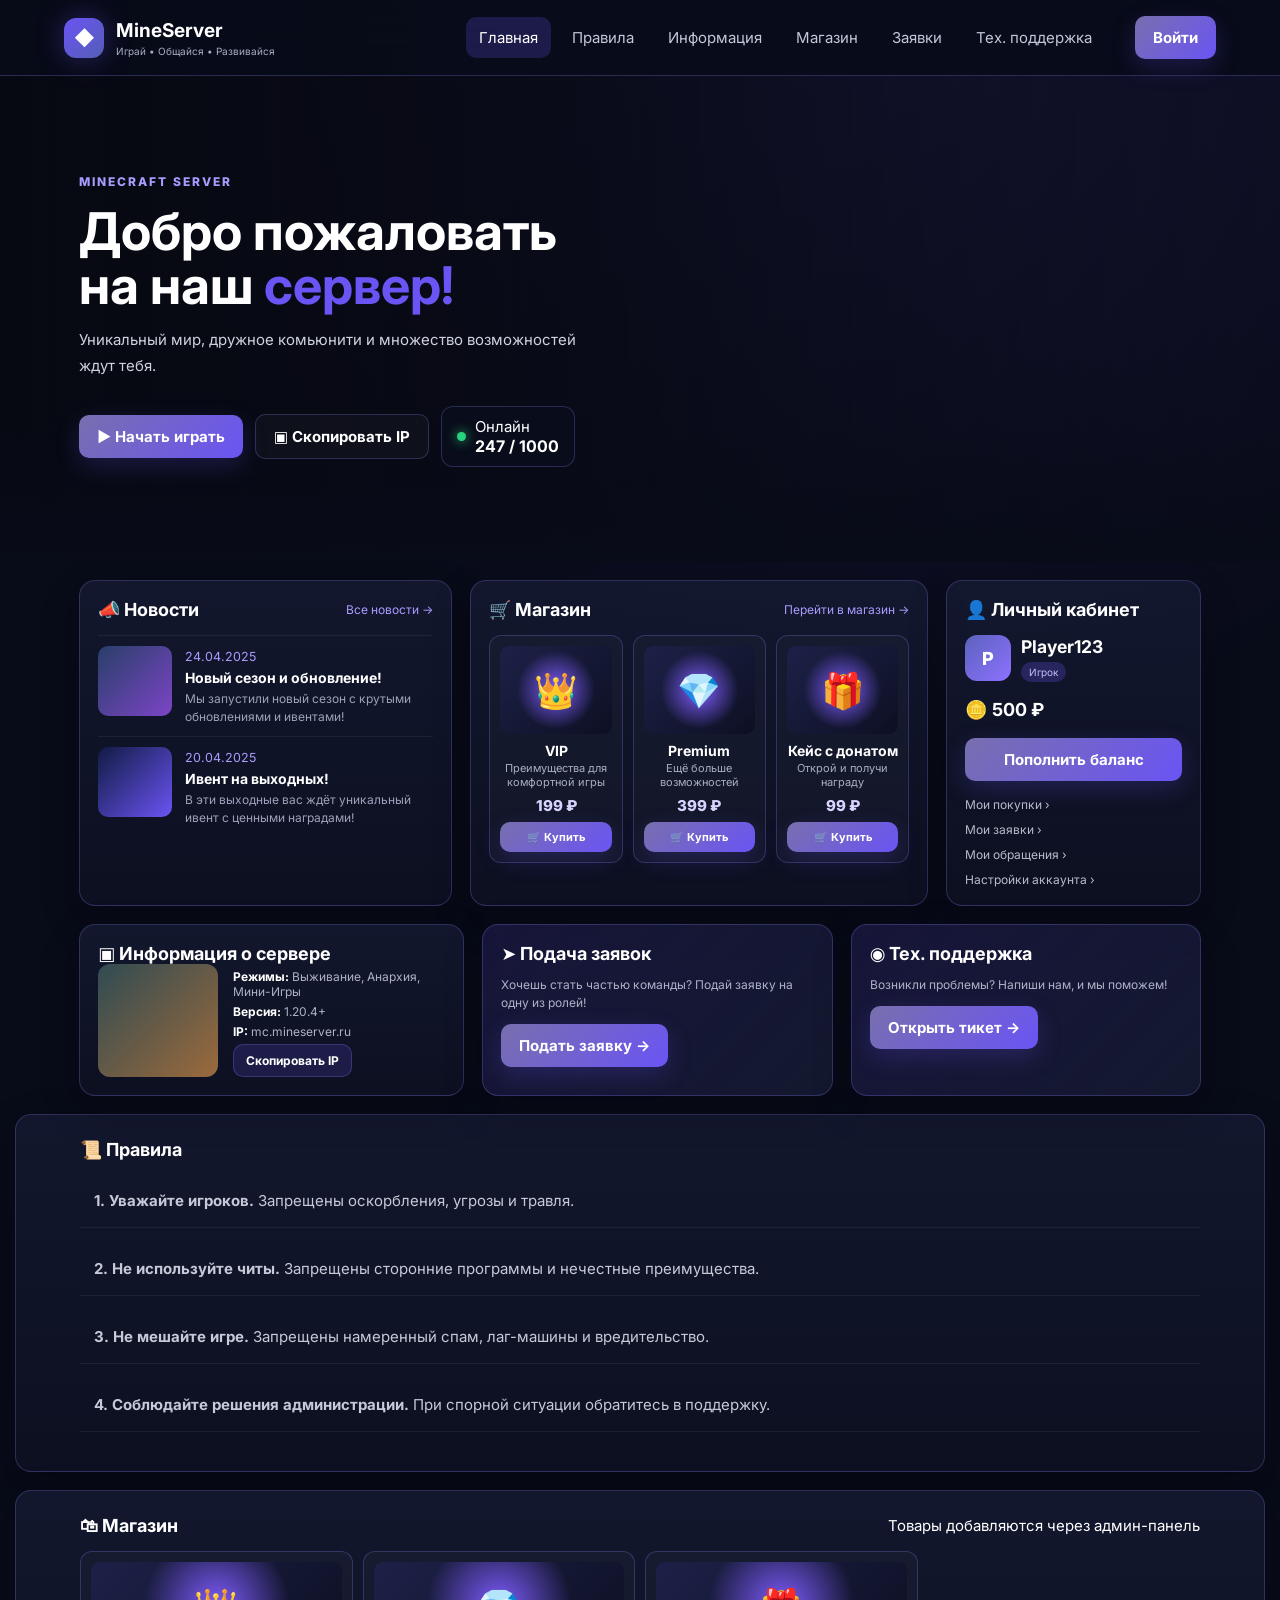
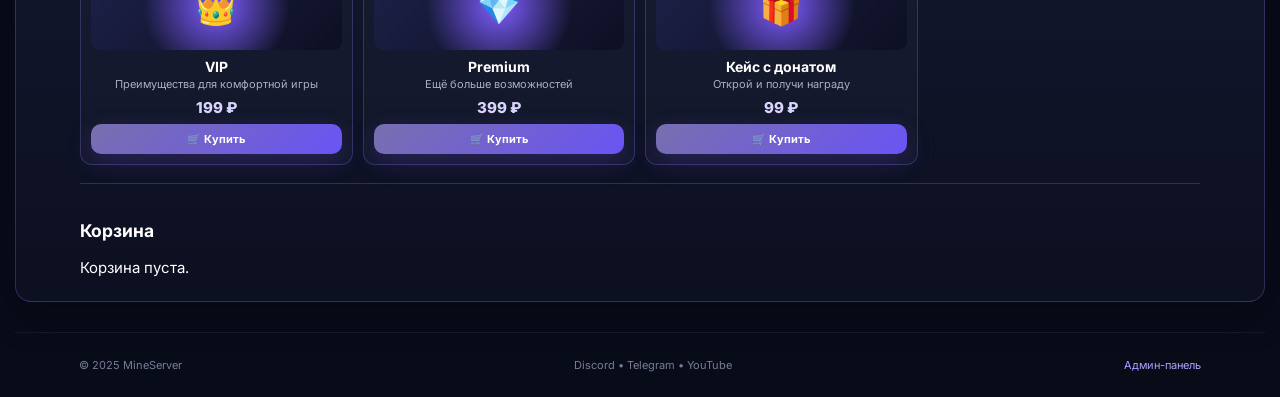
<file: index.html>
<!doctype html>
<html lang="ru">
<head>
  <meta charset="utf-8">
  <meta name="viewport" content="width=device-width, initial-scale=1">
  <title>MineServer — Minecraft Server</title>
  <link rel="stylesheet" href="styles.css">
</head>
<body>
  <header class="topbar">
    <a class="brand" href="index.html">
      <span class="brand-mark">◆</span>
      <span><b data-site-name>MineServer</b><small>Играй • Общайся • Развивайся</small></span>
    </a>
    <nav>
      <a class="active" href="#home">Главная</a>
      <a href="#rules">Правила</a>
      <a href="#info">Информация</a>
      <a href="#shop">Магазин</a>
      <a href="#applications">Заявки</a>
      <a href="#support">Тех. поддержка</a>
    </nav>
    <a class="btn btn-primary" href="#account">Войти</a>
  </header>

  <main>
    <section id="home" class="hero">
      <div class="hero-overlay"></div>
      <div class="hero-content">
        <span class="eyebrow">MINECRAFT SERVER</span>
        <h1>Добро пожаловать<br>на наш <span>сервер!</span></h1>
        <p>Уникальный мир, дружное комьюнити и множество возможностей ждут тебя.</p>
        <div class="actions">
          <button class="btn btn-primary" onclick="copyIP()">▶ Начать играть</button>
          <button class="btn btn-ghost" onclick="copyIP()">▣ Скопировать IP</button>
          <div class="online"><i></i><span>Онлайн<br><b>247 / 1000</b></span></div>
        </div>
      </div>
    </section>

    <section class="grid dashboard-grid">
      <article class="panel news">
        <div class="panel-head"><h2>📣 Новости</h2><a href="#">Все новости →</a></div>
        <div class="news-item">
          <div class="thumb t1"></div><div><small>24.04.2025</small><h3>Новый сезон и обновление!</h3><p>Мы запустили новый сезон с крутыми обновлениями и ивентами!</p></div>
        </div>
        <div class="news-item">
          <div class="thumb t2"></div><div><small>20.04.2025</small><h3>Ивент на выходных!</h3><p>В эти выходные вас ждёт уникальный ивент с ценными наградами!</p></div>
        </div>
      </article>

      <article id="shop" class="panel shop">
        <div class="panel-head"><h2>🛒 Магазин</h2><a href="#shop-all">Перейти в магазин →</a></div>
        <div class="products" id="products"></div>
      </article>

      <aside id="account" class="panel account">
        <div class="panel-head"><h2>👤 Личный кабинет</h2></div>
        <div class="profile"><div class="avatar">P</div><div><h3>Player123</h3><span class="tag">Игрок</span></div></div>
        <div class="balance">🪙 <b>500 ₽</b></div>
        <button class="btn btn-primary full" onclick="alert('В следующей версии здесь будет пополнение баланса.')">Пополнить баланс</button>
        <div class="account-links"><a href="#">Мои покупки ›</a><a href="#applications">Мои заявки ›</a><a href="#support">Мои обращения ›</a><a href="#">Настройки аккаунта ›</a></div>
      </aside>
    </section>

    <section class="grid lower-grid">
      <article id="info" class="panel">
        <h2>▣ Информация о сервере</h2>
        <div class="info-row"><div class="info-image"></div><div><p><b>Режимы:</b> Выживание, Анархия, Мини-Игры</p><p><b>Версия:</b> 1.20.4+</p><p><b>IP:</b> mc.mineserver.ru</p><button class="btn btn-ghost small" onclick="copyIP()">Скопировать IP</button></div></div>
      </article>
      <article id="applications" class="panel banner-card">
        <h2>➤ Подача заявок</h2>
        <p>Хочешь стать частью команды? Подай заявку на одну из ролей!</p>
        <button class="btn btn-primary" onclick="openModal('applicationModal')">Подать заявку →</button>
      </article>
      <article id="support" class="panel banner-card support">
        <h2>◉ Тех. поддержка</h2>
        <p>Возникли проблемы? Напиши нам, и мы поможем!</p>
        <button class="btn btn-primary" onclick="openModal('supportModal')">Открыть тикет →</button>
      </article>
    </section>

    <section id="rules" class="panel page-section">
      <h2>📜 Правила</h2>
      <div class="rules">
        <p><b>1. Уважайте игроков.</b> Запрещены оскорбления, угрозы и травля.</p>
        <p><b>2. Не используйте читы.</b> Запрещены сторонние программы и нечестные преимущества.</p>
        <p><b>3. Не мешайте игре.</b> Запрещены намеренный спам, лаг-машины и вредительство.</p>
        <p><b>4. Соблюдайте решения администрации.</b> При спорной ситуации обратитесь в поддержку.</p>
      </div>
    </section>

    <section id="shop-all" class="panel page-section">
      <div class="panel-head"><h2>🛍 Магазин</h2><span>Товары добавляются через админ-панель</span></div>
      <div class="products products-large" id="productsLarge"></div>
      <div class="cart-box"><h3>Корзина</h3><div id="cart">Корзина пуста.</div></div>
    </section>
  </main>

  <footer><span>© 2025 MineServer</span><span>Discord • Telegram • YouTube</span><a href="admin.html">Админ-панель</a></footer>

  <div class="modal" id="applicationModal"><div class="modal-card"><button class="close" onclick="closeModal('applicationModal')">×</button><h2>Заявка на роль</h2><label>Роль<select><option>Хелпер</option><option>Модератор</option><option>Строитель</option></select></label><label>Minecraft ник<input placeholder="Player123"></label><label>Почему хотите стать частью команды?<textarea rows="4"></textarea></label><button class="btn btn-primary full" onclick="submitFake('Заявка отправлена!')">Отправить</button></div></div>
  <div class="modal" id="supportModal"><div class="modal-card"><button class="close" onclick="closeModal('supportModal')">×</button><h2>Тех. поддержка</h2><label>Тема<input placeholder="Не пришёл донат"></label><label>Сообщение<textarea rows="5" placeholder="Опишите проблему"></textarea></label><button class="btn btn-primary full" onclick="submitFake('Тикет создан!')">Создать обращение</button></div></div>

  <script src="app.js"></script>
</body>
</html>
</file>
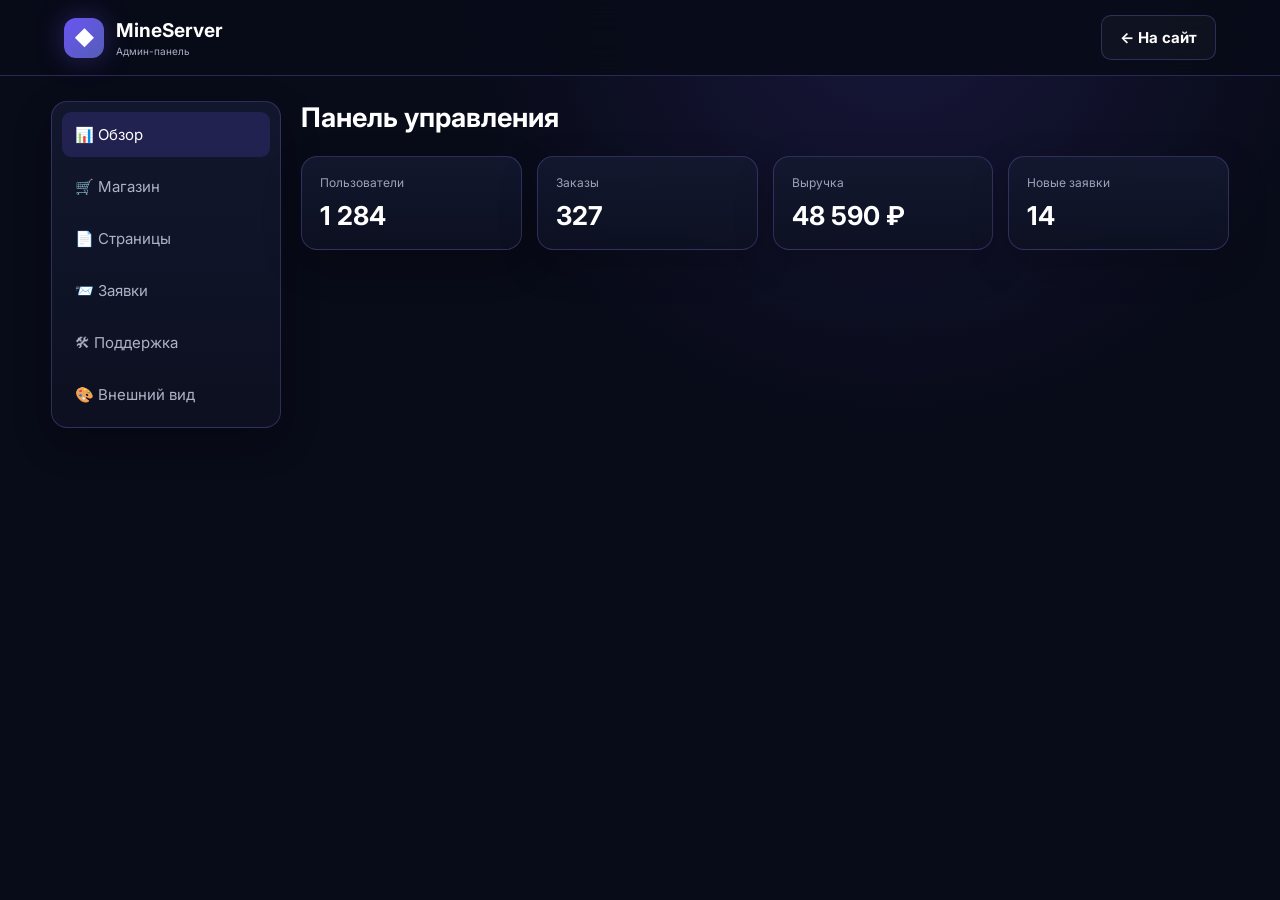
<file: admin.html>
<!doctype html>
<html lang="ru">
<head>
  <meta charset="utf-8"><meta name="viewport" content="width=device-width,initial-scale=1">
  <title>MineServer — Админ-панель</title><link rel="stylesheet" href="styles.css">
</head>
<body class="admin-body">
  <header class="topbar"><a class="brand" href="index.html"><span class="brand-mark">◆</span><span><b>MineServer</b><small>Админ-панель</small></span></a><a class="btn btn-ghost" href="index.html">← На сайт</a></header>
  <main class="admin-layout">
    <aside class="admin-nav panel">
      <button class="admin-tab active" data-tab="dashboard">📊 Обзор</button>
      <button class="admin-tab" data-tab="shop">🛒 Магазин</button>
      <button class="admin-tab" data-tab="pages">📄 Страницы</button>
      <button class="admin-tab" data-tab="applications">📨 Заявки</button>
      <button class="admin-tab" data-tab="support">🛠 Поддержка</button>
      <button class="admin-tab" data-tab="theme">🎨 Внешний вид</button>
    </aside>
    <section class="admin-content">
      <div class="admin-section active" id="dashboard"><h1>Панель управления</h1><div class="stats"><div class="stat panel"><span>Пользователи</span><b>1 284</b></div><div class="stat panel"><span>Заказы</span><b>327</b></div><div class="stat panel"><span>Выручка</span><b>48 590 ₽</b></div><div class="stat panel"><span>Новые заявки</span><b>14</b></div></div></div>

      <div class="admin-section" id="shop"><h1>Магазин</h1><div class="panel editor"><h3>Новый товар</h3><div class="form-grid"><label>Название<input id="productName" placeholder="VIP"></label><label>Цена<input id="productPrice" type="number" placeholder="199"></label><label>Категория<select><option>Привилегии</option><option>Кейсы</option><option>Валюта</option></select></label><label>Изображение<input type="file"></label></div><label>Описание<textarea placeholder="Описание товара"></textarea></label><button class="btn btn-primary" onclick="addAdminProduct()">Сохранить товар</button></div></div>

      <div class="admin-section" id="pages"><h1>Страницы</h1><div class="panel editor"><label>Название страницы<input placeholder="Новости"></label><label>Адрес<input placeholder="/news"></label><label>Содержание<textarea rows="8" placeholder="Текст страницы..."></textarea></label><button class="btn btn-primary" onclick="alert('Страница добавлена в демо-режиме.')">+ Создать страницу</button></div></div>

      <div class="admin-section" id="applications"><h1>Заявки</h1><div class="panel table"><div><b>Player123</b><span>Модератор</span><span class="status pending">На рассмотрении</span><button class="btn btn-small">Открыть</button></div><div><b>AlexPro</b><span>Хелпер</span><span class="status approved">Принята</span><button class="btn btn-small">Открыть</button></div></div></div>

      <div class="admin-section" id="support"><h1>Тех. поддержка</h1><div class="panel table"><div><b>#1042 Не пришёл донат</b><span>Player123</span><span class="status pending">Открыт</span><button class="btn btn-small">Ответить</button></div></div></div>

      <div class="admin-section" id="theme"><h1>Внешний вид</h1><div class="panel editor"><div class="form-grid"><label>Основной цвет<input id="primary" value="#6A54F4"></label><label>Вторичный цвет<input id="secondary" value="#545EB6"></label><label>Цвет кнопок<input id="button" value="#786FAE"></label><label>Цвет текста<input id="text" value="#FFFFFF"></label><label>Фон сайта<input id="bg" value="#080B18"></label><label>Фон карточек<input id="card" value="#11162A"></label></div><p>Для фона и карточек позже можно добавить загрузку изображений и прозрачность.</p><button class="btn btn-primary" onclick="saveTheme()">Сохранить тему</button></div></div>
    </section>
  </main>
  <script src="admin.js"></script>
</body>
</html>
</file>
<file: styles.css>
@import url('https://fonts.googleapis.com/css2?family=Inter:wght@400;500;600;700;800&display=swap');
:root{--primary:#6A54F4;--secondary:#545EB6;--button:#786FAE;--text:#fff;--bg:#080B18;--card:#11162A;--border:rgba(145,130,255,.25)}
*{box-sizing:border-box}html{scroll-behavior:smooth}body{margin:0;background:radial-gradient(circle at 70% 0%,rgba(106,84,244,.16),transparent 34%),var(--bg);color:var(--text);font:15px Inter,system-ui,sans-serif}a{color:inherit;text-decoration:none}button,input,textarea,select{font:inherit}button{cursor:pointer}.topbar{height:76px;display:flex;align-items:center;gap:30px;padding:0 5%;background:rgba(8,11,24,.92);backdrop-filter:blur(18px);border-bottom:1px solid var(--border);position:sticky;top:0;z-index:20}.brand{display:flex;gap:12px;align-items:center;margin-right:auto}.brand-mark{width:40px;height:40px;border-radius:12px;display:grid;place-items:center;background:linear-gradient(135deg,var(--primary),var(--secondary));box-shadow:0 0 28px rgba(106,84,244,.35);font-size:20px}.brand b{display:block;font-size:19px}.brand small{display:block;color:#a9aec5;font-size:10px;margin-top:3px}.topbar nav{display:flex;gap:8px}.topbar nav a{padding:11px 13px;color:#c4c7d9;border-radius:10px}.topbar nav a:hover,.topbar nav a.active{background:rgba(106,84,244,.22);color:#fff}.btn{border:0;border-radius:10px;padding:12px 18px;color:#fff;font-weight:700;transition:.2s;display:inline-flex;justify-content:center;align-items:center;gap:7px}.btn-primary{background:linear-gradient(135deg,var(--button),var(--primary));box-shadow:0 8px 24px rgba(106,84,244,.22)}.btn-primary:hover{transform:translateY(-1px);filter:brightness(1.08)}.btn-ghost{background:rgba(255,255,255,.03);border:1px solid var(--border)}.btn-small,.small{padding:8px 12px;font-size:12px;background:rgba(106,84,244,.18);border:1px solid var(--border)}.full{width:100%}.hero{min-height:430px;position:relative;background:linear-gradient(90deg,rgba(7,9,18,.97) 0%,rgba(7,9,18,.7) 44%,rgba(7,9,18,.2)),url('https://images.unsplash.com/photo-1542751371-adc38448a05e?auto=format&fit=crop&w=1800&q=80') center/cover}.hero-overlay{position:absolute;inset:0;background:linear-gradient(0deg,var(--bg),transparent 28%)}.hero-content{position:relative;max-width:1250px;margin:auto;padding:95px 5%}.eyebrow{color:#a89cff;font-size:12px;font-weight:800;letter-spacing:2px}.hero h1{font-size:52px;line-height:1.03;margin:15px 0}.hero h1 span{color:var(--primary)}.hero p{max-width:520px;color:#d0d2df;line-height:1.7}.actions{display:flex;gap:12px;align-items:center;margin-top:28px}.online{display:flex;gap:9px;align-items:center;background:rgba(10,14,30,.72);padding:10px 15px;border:1px solid var(--border);border-radius:12px}.online i{width:9px;height:9px;border-radius:50%;background:#28d17c;box-shadow:0 0 12px #28d17c}.online b{font-size:16px}.grid{max-width:1250px;margin:18px auto;padding:0 5%;display:grid;gap:18px}.dashboard-grid{grid-template-columns:1.1fr 1.35fr .75fr}.lower-grid{grid-template-columns:1.1fr 1fr 1fr}.panel{background:linear-gradient(180deg,rgba(20,25,48,.92),rgba(13,17,34,.92));border:1px solid var(--border);border-radius:16px;box-shadow:0 14px 40px rgba(0,0,0,.2);padding:18px}.panel h2{font-size:18px;margin:0}.panel-head{display:flex;align-items:center;justify-content:space-between;margin-bottom:15px}.panel-head a{color:#a99cff;font-size:12px}.news-item{display:flex;gap:13px;padding:10px 0;border-top:1px solid rgba(255,255,255,.06)}.news-item:first-of-type{border-top:0}.thumb{width:74px;height:70px;border-radius:10px;flex:none;background:linear-gradient(135deg,#293f69,#7c45c7)}.t2{background:linear-gradient(135deg,#111b43,#6a54f4)}.news-item small{color:#a99cff}.news-item h3{font-size:14px;margin:4px 0}.news-item p{color:#9da2bb;font-size:12px;line-height:1.5;margin:0}.products{display:grid;grid-template-columns:repeat(3,1fr);gap:10px}.product{border:1px solid var(--border);background:rgba(255,255,255,.025);border-radius:12px;padding:10px;text-align:center}.product-img{height:88px;border-radius:9px;background:radial-gradient(circle,#7f5cff,transparent 55%),linear-gradient(135deg,#1d2148,#0d1023);display:grid;place-items:center;font-size:35px}.product h3{font-size:14px;margin:8px 0 2px}.product p{color:#a9aec5;font-size:11px;margin:0 0 7px}.price{display:block;margin-bottom:7px;font-weight:800;color:#d9d4ff}.product .btn{width:100%;font-size:11px;padding:8px}.profile{display:flex;gap:10px;align-items:center}.avatar{width:46px;height:46px;border-radius:12px;background:linear-gradient(135deg,#5c63bd,#8d70ff);display:grid;place-items:center;font-weight:800;font-size:18px}.profile h3{margin:0 0 4px}.tag{font-size:10px;padding:4px 8px;border-radius:99px;background:rgba(106,84,244,.25);color:#c5bcff}.balance{padding:18px 0;font-size:18px}.account-links{display:grid;gap:10px;margin-top:16px;color:#b8bbca;font-size:12px}.account-links a:hover{color:#fff}.info-row{display:flex;gap:15px}.info-image{width:145px;min-height:110px;border-radius:12px;background:linear-gradient(135deg,#304b52,#9b6a3c)}.info-row p{margin:5px 0;color:#aeb2c7;font-size:12px}.info-row b{color:#fff}.banner-card{background:linear-gradient(135deg,rgba(106,84,244,.16),rgba(20,25,48,.95))}.banner-card p{color:#aeb2c7;line-height:1.5;font-size:12px}.page-section{max-width:1250px;margin:18px auto;padding:24px 5%}.rules p{padding:14px;border-bottom:1px solid rgba(255,255,255,.06);color:#c6c9d7;line-height:1.6}.products-large{grid-template-columns:repeat(4,1fr)}.cart-box{margin-top:18px;padding-top:18px;border-top:1px solid var(--border)}footer{max-width:1250px;margin:30px auto 0;padding:25px 5%;display:flex;justify-content:space-between;color:#777d99;font-size:11px;border-top:1px solid rgba(255,255,255,.06)}footer a{color:#aaa3ff}.modal{display:none;position:fixed;inset:0;background:rgba(0,0,0,.7);z-index:50;place-items:center;padding:20px}.modal.show{display:grid}.modal-card{width:min(500px,100%);background:#11162a;border:1px solid var(--border);border-radius:16px;padding:25px;position:relative}.close{position:absolute;right:15px;top:10px;background:none;border:0;color:#fff;font-size:28px}.modal-card label,.editor label{display:grid;gap:6px;margin:12px 0;color:#b9bdd0;font-size:12px}.modal-card input,.modal-card textarea,.modal-card select,.editor input,.editor textarea,.editor select{width:100%;background:#0b0f20;border:1px solid var(--border);border-radius:9px;color:#fff;padding:11px;outline:0}.modal-card textarea,.editor textarea{resize:vertical}.admin-body{min-height:100vh}.admin-layout{max-width:1400px;margin:25px auto;padding:0 4%;display:grid;grid-template-columns:230px 1fr;gap:20px}.admin-nav{height:max-content;display:grid;gap:7px;padding:10px}.admin-tab{background:transparent;border:0;color:#aeb2c7;text-align:left;padding:13px;border-radius:9px}.admin-tab.active,.admin-tab:hover{background:rgba(106,84,244,.18);color:#fff}.admin-section{display:none}.admin-section.active{display:block}.admin-content h1{font-size:27px;margin-top:0}.stats{display:grid;grid-template-columns:repeat(4,1fr);gap:15px}.stat span{display:block;color:#9da2bb;font-size:12px}.stat b{display:block;font-size:26px;margin-top:10px}.editor{max-width:900px}.form-grid{display:grid;grid-template-columns:repeat(2,1fr);gap:14px}.table{padding:0;overflow:hidden}.table>div{display:grid;grid-template-columns:1.5fr 1fr 1fr auto;gap:15px;align-items:center;padding:16px;border-bottom:1px solid rgba(255,255,255,.06);font-size:12px}.status{padding:5px 8px;border-radius:99px;width:max-content}.pending{background:rgba(255,190,60,.13);color:#ffc34d}.approved{background:rgba(50,210,120,.13);color:#5ce09a}@media(max-width:1000px){.topbar nav{display:none}.dashboard-grid,.lower-grid{grid-template-columns:1fr}.products,.products-large{grid-template-columns:repeat(2,1fr)}.admin-layout{grid-template-columns:1fr}.admin-nav{display:flex;overflow:auto}.admin-tab{white-space:nowrap}.stats{grid-template-columns:repeat(2,1fr)}}@media(max-width:600px){.hero h1{font-size:37px}.actions{flex-wrap:wrap}.products,.products-large,.form-grid,.stats{grid-template-columns:1fr}.hero-content{padding:65px 5%}.table>div{grid-template-columns:1fr}.topbar{padding:0 4%}.brand small{display:none}}
</file>
